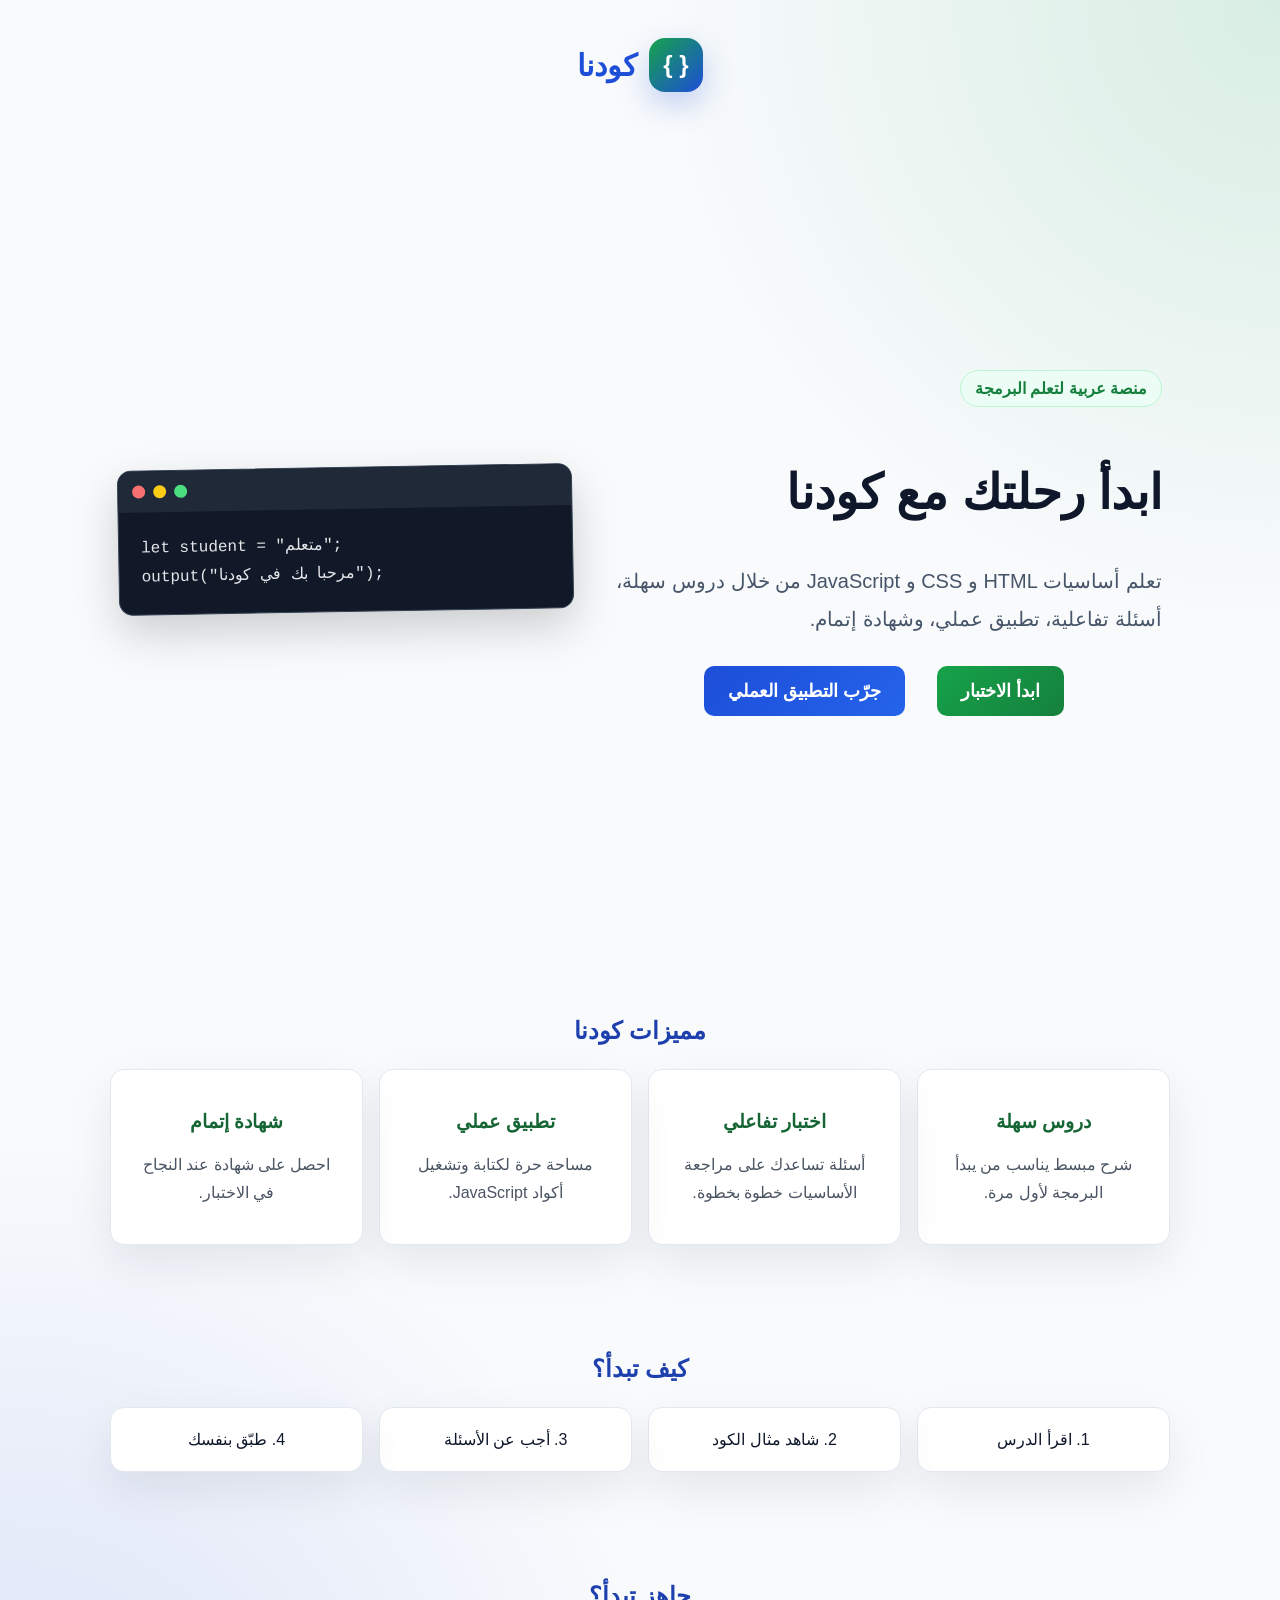
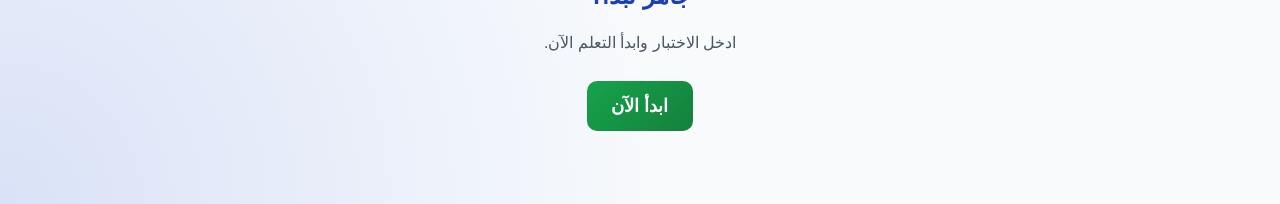
<file: index.html>
<!DOCTYPE html>
<html lang="ar" dir="rtl">
<head>
  <meta charset="UTF-8">
  <meta name="viewport" content="width=device-width, initial-scale=1.0">
  <title>كودنا | تعلم البرمجة بالعربية</title>
  <link rel="stylesheet" href="style.css">
</head>
<body>
  <main class="website">
    <header class="app-header">
      <a class="brand" href="index.html">
        <span class="brand-logo">{ }</span>
        <span class="brand-text">كودنا</span>
      </a>
    </header>

    <section class="hero">
      <div class="hero-content">
        <p class="badge">منصة عربية لتعلم البرمجة</p>
        <h1>ابدأ رحلتك مع كودنا</h1>
        <p class="hero-text">
          تعلم أساسيات HTML و CSS و JavaScript من خلال دروس سهلة،
          أسئلة تفاعلية، تطبيق عملي، وشهادة إتمام.
        </p>

        <div class="hero-actions">
          <a class="start-link" href="app.html">ابدأ الاختبار</a>
          <a class="practice-link" href="app.html#practiceLab">جرّب التطبيق العملي</a>
        </div>
      </div>

      <div class="code-preview">
        <div class="code-header">
          <span></span>
          <span></span>
          <span></span>
        </div>
        <pre><code>let student = "متعلم";
output("مرحبا بك في كودنا");</code></pre>
      </div>
    </section>

    <section class="features">
      <h2>مميزات كودنا</h2>

      <div class="features-grid">
        <div class="feature-card">
          <h3>دروس سهلة</h3>
          <p>شرح مبسط يناسب من يبدأ البرمجة لأول مرة.</p>
        </div>

        <div class="feature-card">
          <h3>اختبار تفاعلي</h3>
          <p>أسئلة تساعدك على مراجعة الأساسيات خطوة بخطوة.</p>
        </div>

        <div class="feature-card">
          <h3>تطبيق عملي</h3>
          <p>مساحة حرة لكتابة وتشغيل أكواد JavaScript.</p>
        </div>

        <div class="feature-card">
          <h3>شهادة إتمام</h3>
          <p>احصل على شهادة عند النجاح في الاختبار.</p>
        </div>
      </div>
    </section>

    <section class="steps">
      <h2>كيف تبدأ؟</h2>

      <div class="steps-list">
        <div>1. اقرأ الدرس</div>
        <div>2. شاهد مثال الكود</div>
        <div>3. أجب عن الأسئلة</div>
        <div>4. طبّق بنفسك</div>
      </div>
    </section>

    <section class="cta">
      <h2>جاهز تبدأ؟</h2>
      <p>ادخل الاختبار وابدأ التعلم الآن.</p>
      <a class="start-link" href="app.html">ابدأ الآن</a>
    </section>
  </main>
</body>
</html>
</file>
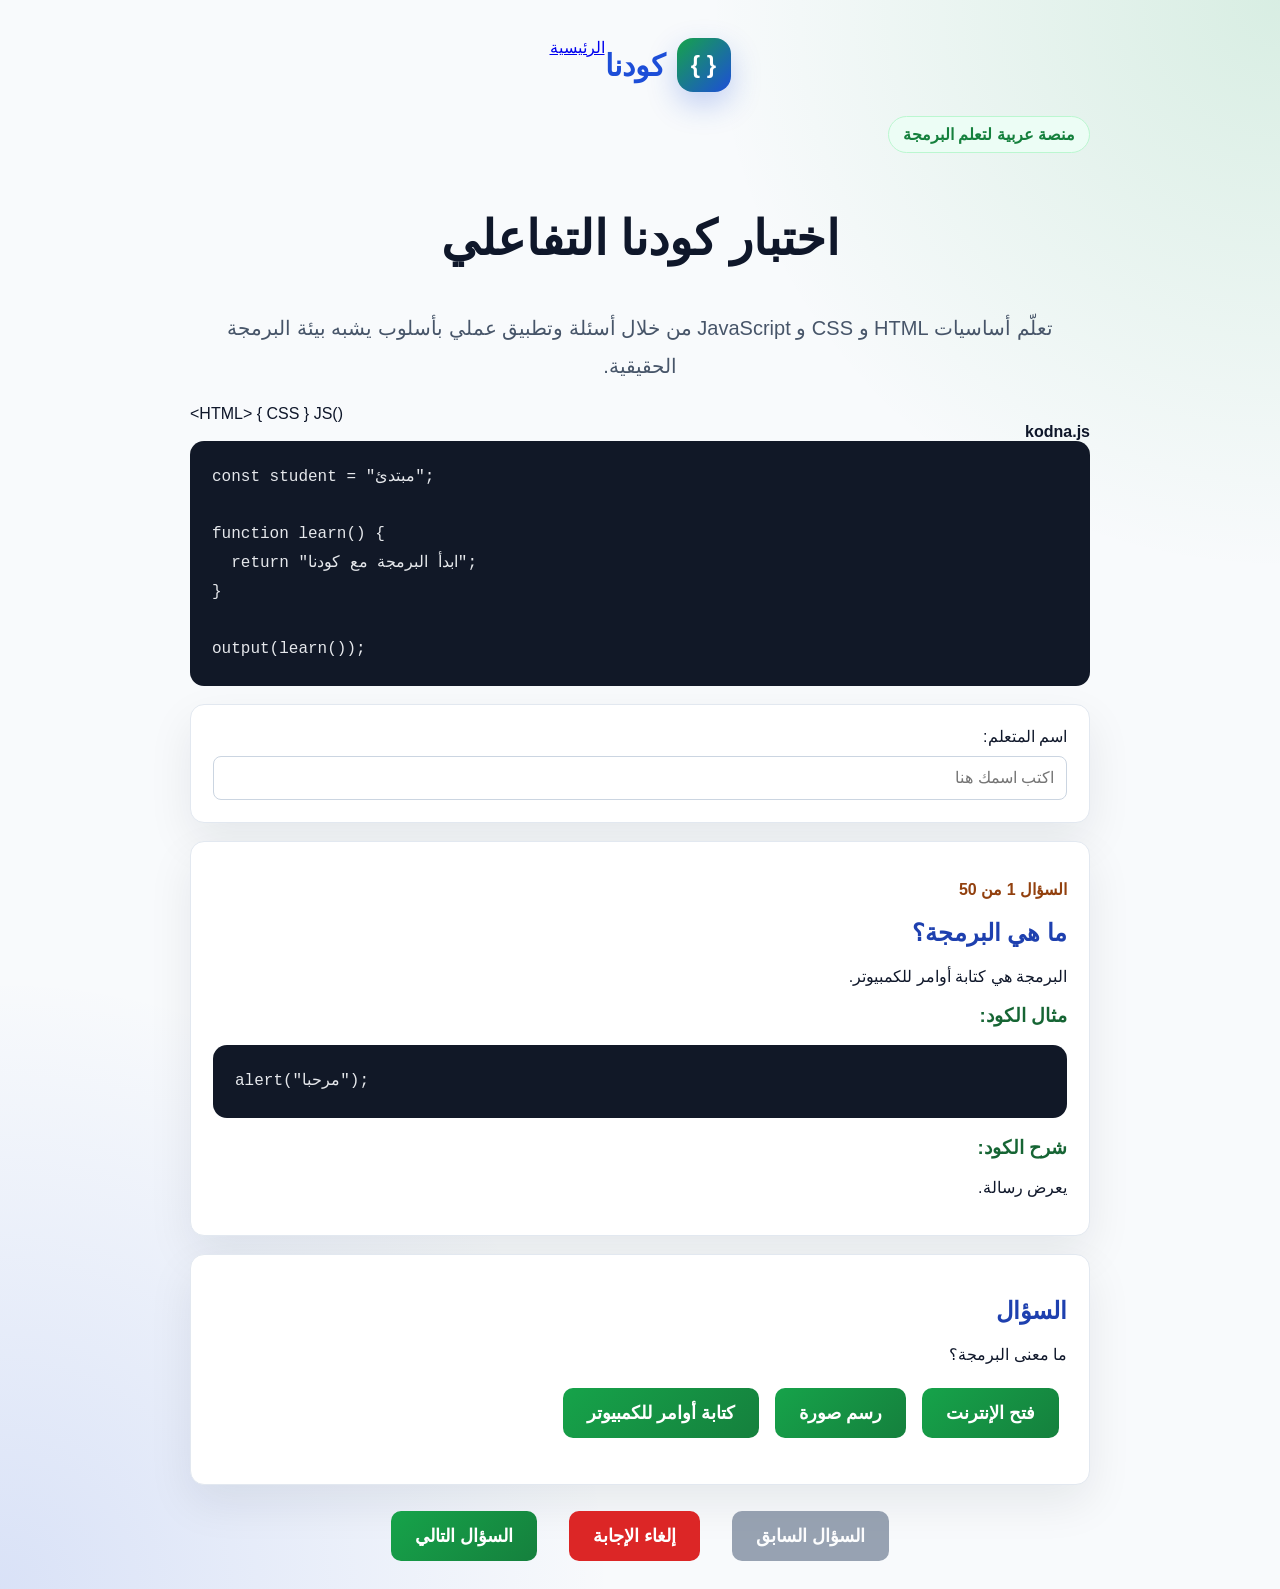
<file: app.html>
<!DOCTYPE html>
<html lang="ar" dir="rtl">
<head>
  <meta charset="UTF-8">
  <meta name="viewport" content="width=device-width, initial-scale=1.0">
  <title>كودنا | الاختبار التفاعلي</title>
  <link rel="stylesheet" href="style.css">
</head>
<body>
  <main class="app">
    <header class="app-header app-topbar">
      <a class="brand" href="index.html">
        <span class="brand-logo">{ }</span>
        <span class="brand-text">كودنا</span>
      </a>

      <a class="topbar-link" href="index.html">الرئيسية</a>
    </header>

    <section class="app-hero code-identity-hero">
      <div class="code-hero-content">
        <p class="badge">منصة عربية لتعلم البرمجة</p>
        <h1>اختبار كودنا التفاعلي</h1>
        <p class="intro">
          تعلّم أساسيات HTML و CSS و JavaScript من خلال أسئلة وتطبيق عملي
          بأسلوب يشبه بيئة البرمجة الحقيقية.
        </p>

        <div class="tech-tags" dir="ltr">
          <span>&lt;HTML&gt;</span>
          <span>{ CSS }</span>
          <span>JS()</span>
        </div>
      </div>

      <div class="terminal-card">
        <div class="terminal-header">
          <span></span>
          <span></span>
          <span></span>
          <strong>kodna.js</strong>
        </div>

        <pre><code>const student = "مبتدئ";

function learn() {
  return "ابدأ البرمجة مع كودنا";
}

output(learn());</code></pre>
      </div>
    </section>

    <section class="card" id="nameBox">
      <label for="studentName">اسم المتعلم:</label>
      <input id="studentName" type="text" placeholder="اكتب اسمك هنا">
    </section>

    <section class="card" id="lessonBox">
      <p class="progress" id="progressText"></p>
      <h2 id="lessonTitle"></h2>
      <p id="lessonText"></p>

      <h3>مثال الكود:</h3>
      <pre><code id="lessonCode"></code></pre>

      <h3>شرح الكود:</h3>
      <p id="codeExplain"></p>
    </section>

    <section class="card" id="quizBox">
      <h2>السؤال</h2>
      <p id="question"></p>
      <div id="answers"></div>
      <p id="result"></p>
    </section>

    <div class="quiz-buttons">
      <button id="prevButton">السؤال السابق</button>
      <button id="clearAnswerButton">إلغاء الإجابة</button>
      <button id="nextButton">السؤال التالي</button>
    </div>

    <section class="card final-result" id="finalResult">
      <h2>النتيجة النهائية</h2>
      <p>اسم المتعلم: <strong id="finalName"></strong></p>
      <p>الإجابات الصحيحة: <strong id="finalScore"></strong></p>
      <p>النسبة: <strong id="finalPercent"></strong></p>
      <p id="finalMessage"></p>

      <button id="restartButton">إعادة الاختبار</button>
      <a class="home-link" href="index.html">العودة إلى الصفحة الرئيسية</a>
    </section>

    <section class="card practice-lab" id="practiceLab">
      <h2>منطقة التطبيق العملي</h2>
      <p>جرّب كتابة كود JavaScript هنا وشغّله بنفسك.</p>

      <textarea id="codeEditor" placeholder='مثال: output("مرحبا");'></textarea>
      <button id="runCodeButton">تشغيل الكود</button>
      <pre id="codeOutput">النتيجة ستظهر هنا</pre>
    </section>

    <section class="certificate-section" id="certificateSection">
      <div class="certificate">
        <div class="certificate-border">
          <p class="certificate-small">منصة كودنا</p>
          <h2>شهادة إتمام</h2>
          <p class="certificate-text">تشهد منصة كودنا بأن المتعلم</p>
          <h3 id="certificateName">اسم المتعلم</h3>
          <p class="certificate-text">قد أتم دورة أساسيات البرمجة للمبتدئين بنجاح</p>

          <div class="certificate-info">
            <p>النتيجة: <span id="certificateScore"></span></p>
            <p>التاريخ: <span id="certificateDate"></span></p>
          </div>

          <p class="signature">إدارة كودنا</p>
        </div>
      </div>

      <button id="printButton">طباعة الشهادة</button>
      <a class="home-link" href="index.html">العودة إلى الصفحة الرئيسية</a>
    </section>
  </main>

  <script src="script.js"></script>
</body>
</html>
</file>
<file: style.css>
body {
  margin: 0;
  font-family: Arial, sans-serif;
  background:
    radial-gradient(circle at top right, rgba(22, 163, 74, 0.14), transparent 28%),
    radial-gradient(circle at bottom left, rgba(29, 78, 216, 0.14), transparent 30%),
    #f8fafc;
  color: #0f172a;
  min-height: 100vh;
}

.website,
.app {
  max-width: 1100px;
  margin: 0 auto;
  padding: 20px;
}

.app-header {
  display: flex;
  justify-content: center;
  padding: 18px 0 8px;
}

.brand {
  display: inline-flex;
  align-items: center;
  gap: 12px;
  color: #0f172a;
  text-decoration: none;
  font-weight: bold;
}

.brand-logo {
  width: 54px;
  height: 54px;
  display: inline-flex;
  align-items: center;
  justify-content: center;
  background: linear-gradient(135deg, #16a34a, #1d4ed8);
  color: white;
  border-radius: 16px;
  font-size: 24px;
  box-shadow: 0 12px 30px rgba(29, 78, 216, 0.25);
}

.brand-text {
  font-size: 30px;
  color: #1d4ed8;
}

.hero {
  min-height: 82vh;
  display: grid;
  grid-template-columns: 1.1fr 0.9fr;
  align-items: center;
  gap: 34px;
  padding: 70px 28px 44px;
}

.hero-content {
  text-align: right;
}

.badge {
  display: inline-block;
  background-color: #ecfdf5;
  color: #15803d;
  border: 1px solid #bbf7d0;
  padding: 8px 14px;
  border-radius: 999px;
  font-weight: bold;
  margin-bottom: 16px;
}

.hero h1,
.app h1 {
  color: #0f172a;
  font-size: 48px;
  line-height: 1.25;
}

.hero-text,
.intro {
  font-size: 20px;
  line-height: 1.9;
  color: #475569;
}

.hero-actions,
.quiz-buttons {
  display: flex;
  gap: 16px;
  flex-wrap: wrap;
  justify-content: center;
}

.start-link,
.practice-link,
.home-link,
button {
  display: inline-block;
  color: white;
  text-decoration: none;
  padding: 14px 24px;
  margin: 8px;
  border-radius: 10px;
  font-size: 18px;
  font-weight: bold;
  border: none;
  cursor: pointer;
}

.start-link,
button {
  background: linear-gradient(135deg, #16a34a, #15803d);
}

.practice-link,
.home-link {
  background: linear-gradient(135deg, #1d4ed8, #2563eb);
}

#prevButton {
  background: #64748b;
}

#clearAnswerButton {
  background: #dc2626;
}

button:disabled {
  opacity: 0.65;
  cursor: not-allowed;
}

.code-preview,
.app pre {
  direction: ltr;
  text-align: left;
  background-color: #111827;
  color: #e5e7eb;
  border-radius: 14px;
  overflow-x: auto;
}

.code-preview {
  border: 1px solid #334155;
  box-shadow: 0 18px 45px rgba(0,0,0,0.18);
  transform: rotate(-1deg);
}

.code-header {
  display: flex;
  gap: 8px;
  padding: 14px;
  background-color: #1f2937;
}

.code-header span {
  width: 13px;
  height: 13px;
  border-radius: 50%;
  background-color: #f87171;
}

.code-header span:nth-child(2) {
  background-color: #facc15;
}

.code-header span:nth-child(3) {
  background-color: #4ade80;
}

.code-preview pre,
.app pre {
  margin: 0;
  padding: 22px;
  font-size: 16px;
  line-height: 1.8;
}

.features,
.steps,
.cta {
  padding: 45px 20px;
  text-align: center;
}

.features h2,
.steps h2,
.cta h2,
.card h2 {
  color: #1e40af;
}

.features-grid,
.steps-list {
  display: grid;
  grid-template-columns: repeat(4, 1fr);
  gap: 16px;
  margin-top: 24px;
}

.feature-card,
.steps-list div,
.card {
  background-color: white;
  padding: 22px;
  border-radius: 14px;
  border: 1px solid #e2e8f0;
  box-shadow: 0 18px 45px rgba(15, 23, 42, 0.08);
}

.feature-card h3,
.card h3 {
  color: #166534;
}

.feature-card p,
.cta p {
  color: #4b5563;
  line-height: 1.7;
}

.app {
  max-width: 900px;
}

.app h1,
.intro {
  text-align: center;
}

.card {
  margin: 18px 0;
}

.progress {
  color: #92400e;
  font-weight: bold;
}

input,
textarea {
  width: 100%;
  margin-top: 10px;
  padding: 12px;
  border: 1px solid #cbd5e1;
  border-radius: 8px;
  font-size: 16px;
  box-sizing: border-box;
}

textarea {
  min-height: 170px;
  direction: ltr;
  text-align: left;
  font-family: Consolas, monospace;
}

.answer-selected {
  background: linear-gradient(135deg, #1d4ed8, #2563eb);
}

#result {
  font-weight: bold;
  color: #1d4ed8;
}

.final-result,
.practice-lab,
.certificate-section {
  display: none;
}

.final-result,
.certificate-section {
  text-align: center;
}

#finalMessage {
  font-size: 20px;
  font-weight: bold;
  color: #166534;
}

#codeOutput {
  background-color: #eef2ff;
  color: #1f2937;
  min-height: 55px;
}

.certificate {
  max-width: 850px;
  margin: 20px auto;
  padding: 18px;
  border-radius: 18px;
  background: linear-gradient(135deg, #fef3c7, #dbeafe, #dcfce7);
  box-shadow: 0 18px 45px rgba(0,0,0,0.14);
}

.certificate-border {
  padding: 45px 30px;
  border: 6px double #c89b2c;
  border-radius: 14px;
  background: white;
}

.certificate-small,
.signature {
  color: #92400e;
  font-weight: bold;
}

.certificate h2 {
  color: #1d4ed8;
  font-size: 42px;
}

#certificateName {
  margin: 20px auto;
  padding: 12px 20px;
  max-width: 520px;
  color: #166534;
  font-size: 34px;
  border-bottom: 3px solid #c89b2c;
}

.certificate-info {
  display: flex;
  justify-content: center;
  gap: 28px;
  flex-wrap: wrap;
  margin-top: 25px;
  font-weight: bold;
}

@media (max-width: 850px) {
  .hero {
    grid-template-columns: 1fr;
    text-align: center;
  }

  .hero-content {
    text-align: center;
  }

  .hero h1,
  .app h1 {
    font-size: 34px;
  }

  .features-grid,
  .steps-list {
    grid-template-columns: 1fr;
  }
}

@media print {
  body * {
    visibility: hidden;
  }

  .certificate-section,
  .certificate-section * {
    visibility: visible;
  }

  .certificate-section {
    display: block;
  }

  .certificate-section button,
  .certificate-section .home-link {
    display: none;
  }

  .certificate {
    box-shadow: none;
  }
}
</file>
